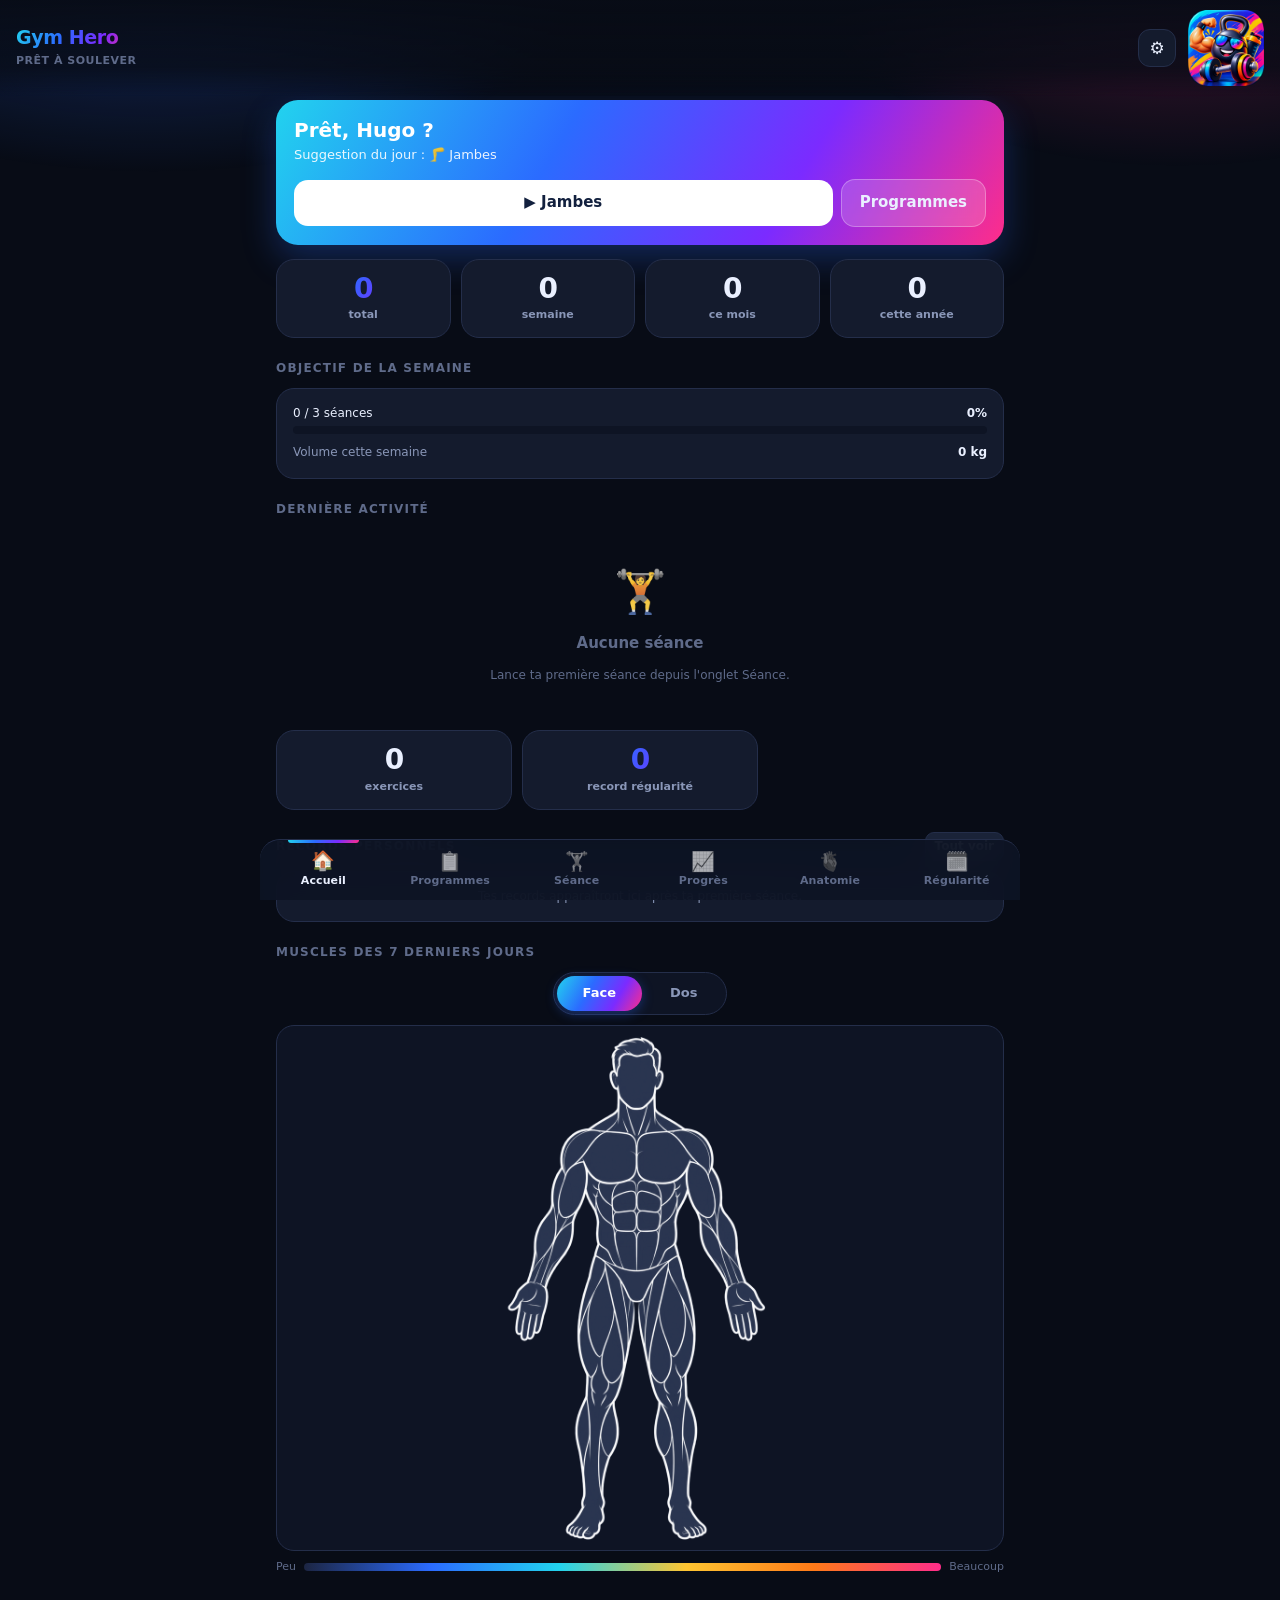
<file: index.html>
<!DOCTYPE html>
<html lang="fr">
<head>
<meta charset="utf-8">
<meta name="viewport" content="width=device-width,initial-scale=1,viewport-fit=cover,maximum-scale=1,user-scalable=no">
<title>Gym Hero</title>
<meta name="description" content="Suivi de musculation hors ligne : séances, charges, progression et muscles travaillés.">
<meta name="theme-color" content="#080C16">
<link rel="manifest" href="manifest.webmanifest">
<link rel="icon" href="icons/icon-192.png">
<link rel="apple-touch-icon" href="icons/apple-touch-icon.png">
<link rel="apple-touch-icon" sizes="152x152" href="icons/icon-152.png">
<link rel="apple-touch-icon" sizes="167x167" href="icons/icon-167.png">
<link rel="apple-touch-icon" sizes="180x180" href="icons/icon-180.png">
<meta name="apple-mobile-web-app-capable" content="yes">
<meta name="mobile-web-app-capable" content="yes">
<meta name="apple-mobile-web-app-status-bar-style" content="black-translucent">
<meta name="apple-mobile-web-app-title" content="Gym Hero">
<link rel="stylesheet" href="css/style.css?v=18">
</head>
<body>

<header class="topbar">
  <div class="brand-txt">
    <h1>Gym Hero</h1>
    <small id="brandSub">Prêt à soulever</small>
  </div>
  <div class="spacer"></div>
  <button class="icon-btn" id="btnSettings" aria-label="Paramètres">⚙️</button>
  <img src="icons/icon-192.png" alt="Gym Hero" class="header-logo">
</header>

<main>
  <section class="view active" id="view-home"></section>
  <section class="view" id="view-programs"></section>
  <section class="view" id="view-session"></section>
  <section class="view" id="view-progress"></section>
  <section class="view" id="view-anatomy"></section>
  <section class="view" id="view-calendar"></section>
  <section class="view" id="view-settings"></section>
</main>

<nav class="nav" id="nav">
  <button data-tab="home"><span class="ic">🏠</span>Accueil</button>
  <button data-tab="programs"><span class="ic">📋</span>Programmes</button>
  <button data-tab="session"><span class="ic">🏋️</span>Séance</button>
  <button data-tab="progress"><span class="ic">📈</span>Progrès</button>
  <button data-tab="anatomy"><span class="ic">🫀</span>Anatomie</button>
  <button data-tab="calendar"><span class="ic">🗓️</span>Régularité</button>
</nav>

<script src="assets/vendor/chart.umd.min.js"></script>
<script src="js/muscles.js?v=18"></script>
<script src="js/exercises.js?v=18"></script>
<script src="js/howto.js?v=18"></script>
<script src="js/anatomy.js?v=18"></script>
<script src="js/store.js?v=18"></script>
<script src="js/ui.js?v=18"></script>
<script src="js/programs.js?v=18"></script>
<script src="js/session.js?v=18"></script>
<script src="js/app.js?v=18"></script>
</body>
</html>
</file>
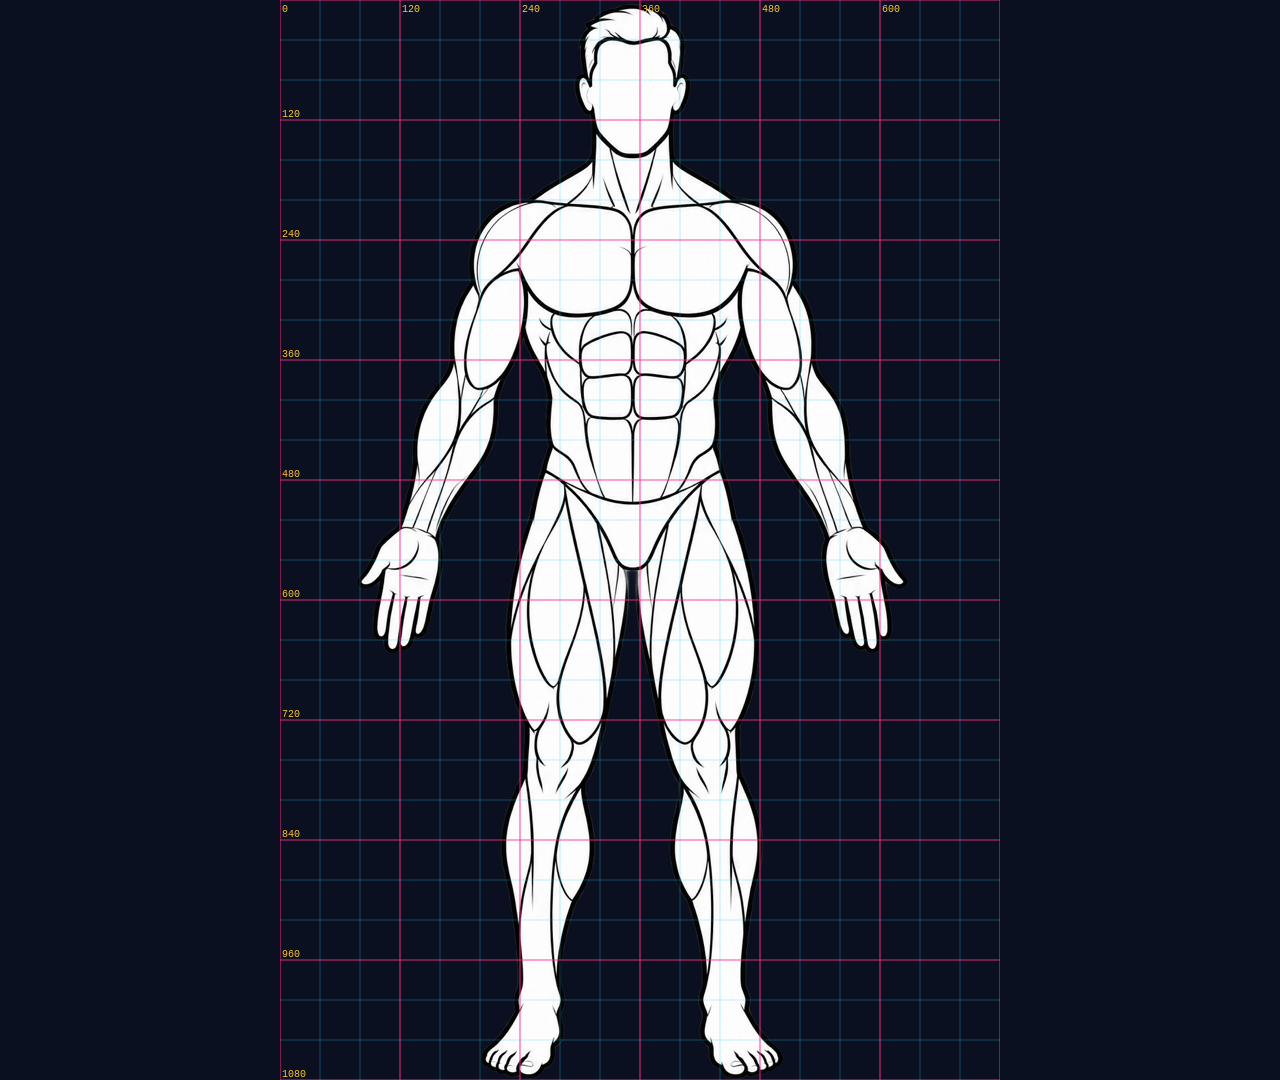
<file: tools/calibrate.html>
<!DOCTYPE html><html lang="fr"><head><meta charset="utf-8">
<title>Calibration des zones musculaires</title>
<style>
 body{margin:0;background:#0b1020;color:#eaf0ff;font:13px system-ui}
 .wrap{position:relative;width:720px;height:1080px;margin:0 auto}
 img{position:absolute;inset:0;width:720px;height:1080px}
 svg{position:absolute;inset:0}
 .g{stroke:#22d3ee;stroke-width:.6;opacity:.5}
 .g.major{stroke:#ff2d8a;stroke-width:1.1;opacity:.85}
 text{fill:#ffc531;font:10px monospace}
 .z{fill:#ff2d8a;fill-opacity:.35;stroke:#fff;stroke-width:1}
</style></head><body>
<div class="wrap">
  <img id="bodyImg" src="../assets/body-front.png" alt="">
  <svg id="grid" viewBox="0 0 720 1080" width="720" height="1080"></svg>
  <svg id="zones" viewBox="0 0 720 1080" width="720" height="1080"></svg>
</div>
<script>
const g = document.getElementById('grid');
let h = '';
for (let x = 0; x <= 720; x += 40) {
  h += `<line class="g ${x%120===0?'major':''}" x1="${x}" y1="0" x2="${x}" y2="1080"/>`;
  if (x % 120 === 0) h += `<text x="${x+2}" y="12">${x}</text>`;
}
for (let y = 0; y <= 1080; y += 40) {
  h += `<line class="g ${y%120===0?'major':''}" x1="0" y1="${y}" x2="720" y2="${y}"/>`;
  if (y % 120 === 0) h += `<text x="2" y="${y-3}">${y}</text>`;
}
g.innerHTML = h;
// permet d'injecter des zones à tester : setZones('<path .../>')
window.setZones = s => document.getElementById('zones').innerHTML = s;
window.setView = v => document.getElementById('bodyImg').src = '../assets/body-' + v + '.png';
</script></body></html>
</file>
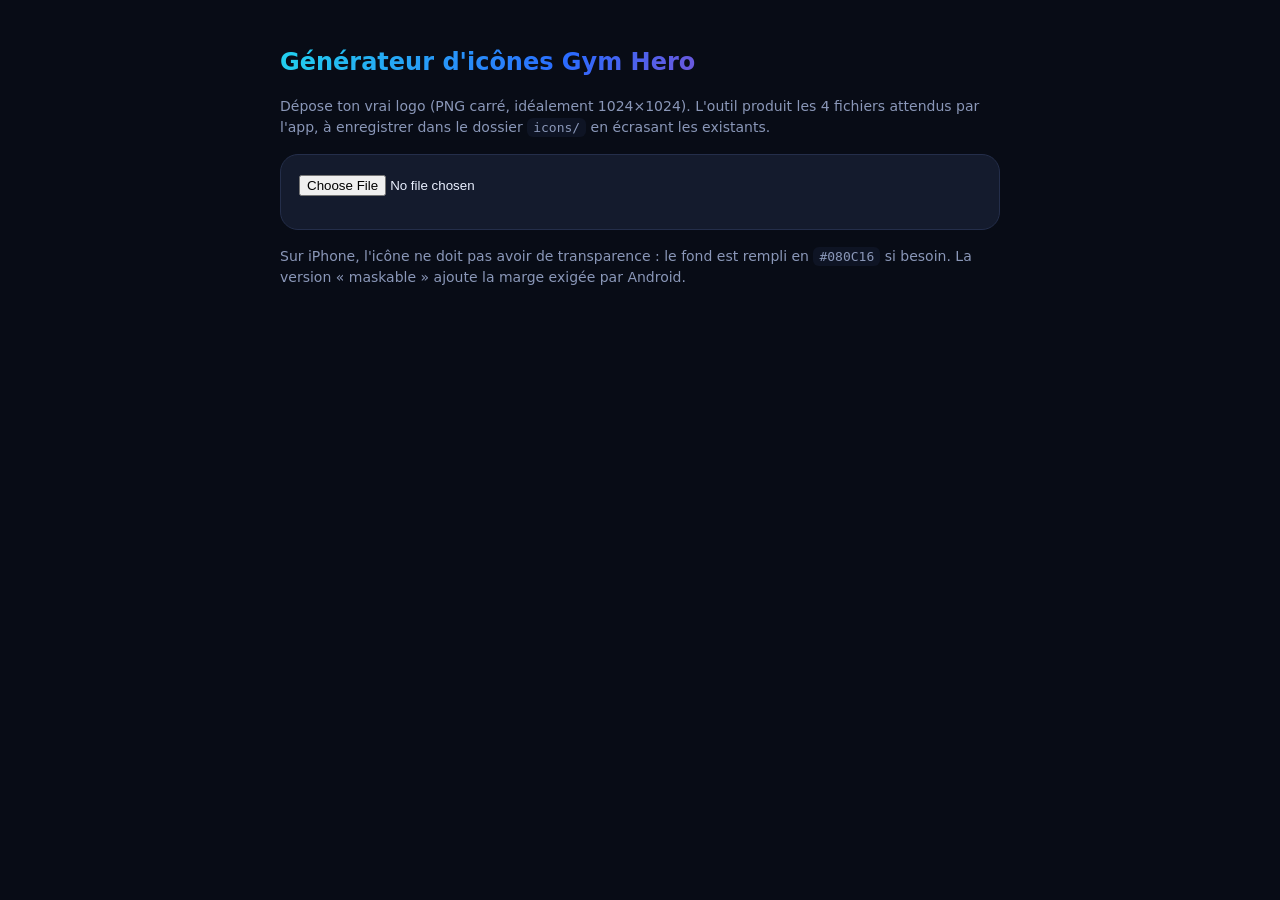
<file: tools/icons.html>
<!DOCTYPE html>
<html lang="fr"><head><meta charset="utf-8">
<meta name="viewport" content="width=device-width,initial-scale=1">
<title>Gym Hero — Générateur d'icônes</title>
<style>
 body{font-family:-apple-system,system-ui,sans-serif;background:#080C16;color:#EAF0FF;margin:0;padding:28px 18px;line-height:1.5}
 .wrap{max-width:720px;margin:0 auto}
 h1{background:linear-gradient(120deg,#22D3EE,#2B6BFF 40%,#FF2D8A);-webkit-background-clip:text;background-clip:text;color:transparent;font-size:24px}
 .card{background:#141B2D;border:1px solid #242E4A;border-radius:18px;padding:18px;margin:16px 0}
 .out{display:flex;flex-wrap:wrap;gap:16px;margin-top:14px}
 .out figure{margin:0;text-align:center}
 .out img{border-radius:14px;background:#0E1424;display:block;margin-bottom:6px}
 a.dl{display:inline-block;font-size:12px;color:#22D3EE;text-decoration:none;font-weight:700}
 input[type=file]{width:100%}
 p.muted{color:#8A97B8;font-size:14px}
 code{background:#0E1424;padding:2px 6px;border-radius:6px;font-size:13px}
</style></head><body><div class="wrap">
<h1>Générateur d'icônes Gym Hero</h1>
<p class="muted">Dépose ton vrai logo (PNG carré, idéalement 1024×1024). L'outil produit les 4 fichiers
attendus par l'app, à enregistrer dans le dossier <code>icons/</code> en écrasant les existants.</p>
<div class="card">
  <input type="file" id="f" accept="image/*">
  <div class="out" id="out"></div>
</div>
<p class="muted">Sur iPhone, l'icône ne doit pas avoir de transparence : le fond est rempli en
<code>#080C16</code> si besoin. La version « maskable » ajoute la marge exigée par Android.</p>
</div>
<script>
const SIZES = [
  { name: 'apple-touch-icon.png', size: 180, pad: 0 },
  { name: 'icon-192.png',         size: 192, pad: 0 },
  { name: 'icon-512.png',         size: 512, pad: 0 },
  { name: 'icon-maskable-512.png',size: 512, pad: 0.12 }
];
document.getElementById('f').onchange = e => {
  const file = e.target.files[0]; if (!file) return;
  const img = new Image();
  img.onload = () => {
    const out = document.getElementById('out');
    out.innerHTML = '';
    SIZES.forEach(spec => {
      const c = document.createElement('canvas');
      c.width = c.height = spec.size;
      const ctx = c.getContext('2d');
      ctx.fillStyle = '#080C16';
      ctx.fillRect(0, 0, spec.size, spec.size);
      const inset = Math.round(spec.size * spec.pad);
      const box = spec.size - inset * 2;
      ctx.drawImage(img, inset, inset, box, box);
      const url = c.toDataURL('image/png');
      const fig = document.createElement('figure');
      fig.innerHTML = `<img src="${url}" width="96" height="96" alt="">
        <a class="dl" download="${spec.name}" href="${url}">⬇︎ ${spec.name}</a>`;
      out.appendChild(fig);
    });
  };
  img.src = URL.createObjectURL(file);
};
</script></body></html>
</file>
<file: css/style.css>
/* Gym Hero — thème dérivé du logo (bleu / cyan / magenta / jaune) */

:root{
  --bg:#080C16; --bg2:#0E1424; --card:#141B2D; --card2:#1A2338;
  --line:#242E4A; --txt:#EAF0FF; --muted:#8A97B8; --muted2:#5F6B8A;
  --blue:#2B6BFF; --cyan:#22D3EE; --pink:#FF2D8A; --yellow:#FFC531;
  --orange:#FF7A18; --violet:#7B2BFF; --green:#22C55E; --red:#FF4D6A;
  --grad:linear-gradient(120deg,var(--cyan),var(--blue) 38%,var(--violet) 70%,var(--pink));
  --grad-warm:linear-gradient(120deg,var(--yellow),var(--orange));
  --r:18px; --r-sm:12px;
  --safe-b:env(safe-area-inset-bottom,0px);
  --safe-t:env(safe-area-inset-top,0px);
  --nav-h:60px;
  --font:-apple-system,BlinkMacSystemFont,"SF Pro Display","Segoe UI",Roboto,system-ui,sans-serif;
}

*{box-sizing:border-box;-webkit-tap-highlight-color:transparent}
html,body{margin:0;padding:0}
body{
  font-family:var(--font); background:var(--bg); color:var(--txt);
  font-size:15px; line-height:1.45; overscroll-behavior-y:none;
  padding-bottom:calc(var(--nav-h) + var(--safe-b));
  -webkit-font-smoothing:antialiased;
}
body::before{ /* halo discret aux couleurs du logo */
  content:''; position:fixed; inset:0 0 auto 0; height:320px; z-index:-1; pointer-events:none;
  background:
    radial-gradient(700px 320px at 12% -8%, rgba(43,107,255,.30), transparent 62%),
    radial-gradient(600px 300px at 92% -4%, rgba(255,45,138,.22), transparent 60%);
}
button,input,select,textarea{font:inherit;color:inherit}
button{background:none;border:0;cursor:pointer}
input,select,textarea{
  background:var(--bg2); border:1px solid var(--line); color:var(--txt);
  border-radius:var(--r-sm); padding:10px 12px; width:100%; outline:none;
}
input:focus,select:focus,textarea:focus{border-color:var(--blue);box-shadow:0 0 0 3px rgba(43,107,255,.18)}
input[type=number]{-moz-appearance:textfield}
a{color:var(--cyan)}
h1,h2,h3{margin:0;line-height:1.2}

/* ---------- Header ---------- */
.topbar{
  position:sticky; top:0; z-index:40; padding:calc(var(--safe-t) + 10px) 16px 10px;
  display:flex; align-items:center; gap:12px;
  background:linear-gradient(180deg,rgba(8,12,22,.96),rgba(8,12,22,.72) 70%,transparent);
  backdrop-filter:blur(14px); -webkit-backdrop-filter:blur(14px);
}
.brand-txt{min-width:0}
.header-logo{width:76px;height:76px;border-radius:18px;flex-shrink:0;display:block}
.brand-txt h1{
  font-size:19px;font-weight:800;letter-spacing:-.4px;
  background:var(--grad); -webkit-background-clip:text; background-clip:text; color:transparent;
}
.brand-txt small{color:var(--muted2);font-size:11px;font-weight:600;letter-spacing:.5px;text-transform:uppercase}
.topbar .spacer{flex:1}
.icon-btn{
  width:38px;height:38px;border-radius:12px;display:grid;place-items:center;
  background:var(--card);border:1px solid var(--line);font-size:17px;flex:none;
}
.icon-btn:active{transform:scale(.94)}

/* ---------- Layout ---------- */
main{padding:4px 16px 28px;max-width:760px;margin:0 auto}
.view{display:none;animation:fade .22s ease}
.view.active{display:block}
@keyframes fade{from{opacity:0;transform:translateY(6px)}to{opacity:1;transform:none}}
.section-title{
  display:flex;align-items:center;justify-content:space-between;gap:10px;
  margin:22px 0 10px;font-size:12px;font-weight:700;letter-spacing:1.2px;
  text-transform:uppercase;color:var(--muted2)
}
.card{
  background:var(--card); border:1px solid var(--line); border-radius:var(--r);
  padding:16px; margin-bottom:12px;
}
.card.flush{padding:0;overflow:hidden}
.muted{color:var(--muted)}
.tiny{font-size:12px}
.row{display:flex;align-items:center;gap:10px}
.row.between{justify-content:space-between}
.wrap{flex-wrap:wrap}
.grid{display:grid;gap:10px}
.grid.g2{grid-template-columns:repeat(2,1fr)}
.grid.g3{grid-template-columns:repeat(3,1fr)}
.grid.g4{grid-template-columns:repeat(4,1fr)}
.center{text-align:center}
.hidden{display:none !important}

/* ---------- Boutons ---------- */
.btn{
  display:inline-flex;align-items:center;justify-content:center;gap:8px;
  padding:12px 18px;border-radius:14px;font-weight:700;font-size:15px;
  background:var(--card2);border:1px solid var(--line);color:var(--txt);
  transition:transform .12s ease,filter .12s ease;
}
.btn:active{transform:scale(.97)}
.btn.primary{background:var(--grad);border:0;color:#fff;box-shadow:0 8px 22px rgba(43,107,255,.35)}
.btn.warm{background:var(--grad-warm);border:0;color:#1B1200;box-shadow:0 8px 22px rgba(255,122,24,.3)}
.btn.ghost{background:transparent}
.btn.danger{color:var(--red);border-color:rgba(255,77,106,.35)}
.btn.block{width:100%}
.btn.sm{padding:8px 12px;font-size:13px;border-radius:11px}
.btn.xs{padding:5px 9px;font-size:12px;border-radius:9px}

/* ---------- Stats ---------- */
.stat{
  background:var(--card);border:1px solid var(--line);border-radius:var(--r);
  padding:14px;text-align:center;position:relative;overflow:hidden
}
.stat b{display:block;font-size:clamp(17px,5.4vw,26px);font-weight:800;letter-spacing:-.8px;line-height:1.1;white-space:nowrap}
.stat span{display:block;font-size:11px;color:var(--muted);margin-top:3px;font-weight:600}
.stat.accent b{background:var(--grad);-webkit-background-clip:text;background-clip:text;color:transparent}
.stat.warm b{background:var(--grad-warm);-webkit-background-clip:text;background-clip:text;color:transparent}

/* ---------- Hero / séance en cours ---------- */
.hero{
  border-radius:22px;padding:18px;margin-bottom:14px;position:relative;overflow:hidden;
  background:var(--grad);color:#fff;box-shadow:0 14px 34px rgba(43,107,255,.28)
}
.hero h2{font-size:20px;font-weight:800}
.hero p{margin:4px 0 14px;opacity:.9;font-size:13px}
.hero .btn{background:rgba(255,255,255,.16);border:1px solid rgba(255,255,255,.28);backdrop-filter:blur(6px)}
.hero .btn.solid{background:#fff;color:#12203E;border:0}

/* ---------- Listes ---------- */
.list-item{
  display:flex;align-items:center;gap:12px;padding:14px 16px;
  border-bottom:1px solid var(--line);
}
.list-item:last-child{border-bottom:0}
.list-item .emoji{
  width:42px;height:42px;border-radius:13px;display:grid;place-items:center;
  font-size:20px;background:var(--card2);flex:none
}
.list-item .grow{flex:1;min-width:0}
.list-item .grow b{display:block;font-size:15px}
.list-item .grow span{font-size:12px;color:var(--muted)}
.chev{color:var(--muted2);font-size:18px}

.chip{
  display:inline-flex;align-items:center;gap:5px;padding:4px 9px;border-radius:999px;
  background:var(--card2);border:1px solid var(--line);font-size:11px;font-weight:600;color:var(--muted)
}
.chip.on{background:rgba(43,107,255,.18);border-color:rgba(43,107,255,.5);color:#BBD1FF}
.chip.pink{background:rgba(255,45,138,.15);border-color:rgba(255,45,138,.4);color:#FFB0D0}
.chip.yellow{background:rgba(255,197,49,.14);border-color:rgba(255,197,49,.4);color:#FFDF9B}
.chip.cyan{background:rgba(34,211,238,.14);border-color:rgba(34,211,238,.4);color:#A7EDF8}

/* ---------- Séance ---------- */
.ex-card{background:var(--card);border:1px solid var(--line);border-radius:var(--r);margin-bottom:12px;overflow:hidden}
/* Superset : exercices enchaînés sans repos, réunis visuellement */
.ex-card.ss{border-left:3px solid var(--violet)}
.ex-card.ss-open{margin-bottom:4px;border-bottom-left-radius:0;border-bottom-right-radius:0}
.ex-card.ss-cont{border-top-left-radius:0;border-top-right-radius:0}
.ss-badge{
  background:rgba(123,43,255,.16);color:#C9AEFF;font-size:10px;font-weight:800;
  letter-spacing:.8px;text-transform:uppercase;padding:6px 14px;
  border-bottom:1px solid rgba(123,43,255,.25)
}
.btn.linked{background:rgba(123,43,255,.25);border-color:rgba(123,43,255,.55);color:#C9AEFF}
.ex-head{display:flex;align-items:center;gap:11px;padding:14px 15px}
.ex-head .grow{flex:1;min-width:0}
.ex-head b{font-size:15px;display:block}
.ex-head .muscles{font-size:11px;color:var(--muted);margin-top:2px}
.ex-head .muscles.is-editable{cursor:pointer;text-decoration:underline;text-decoration-style:dotted;text-underline-offset:3px;text-decoration-color:var(--muted2)}
.ex-head .muscles.is-editable:active{color:var(--cyan)}
.ex-body{padding:0 15px 13px}
.set-row{
  display:grid;grid-template-columns:30px 1fr 1fr 44px;gap:8px;align-items:center;margin-bottom:8px
}
.set-row .n{
  width:30px;height:30px;border-radius:9px;background:var(--card2);display:grid;place-items:center;
  font-size:12px;font-weight:700;color:var(--muted)
}
/* Série dégressive : rattachée visuellement à la série qu'elle prolonge */
.set-row.is-drop{margin-left:14px;position:relative}
.set-row.is-drop::before{
  content:'';position:absolute;left:-10px;top:-10px;bottom:15px;width:9px;
  border-left:2px solid var(--orange);border-bottom:2px solid var(--orange);
  border-bottom-left-radius:7px;opacity:.65
}
.set-row.is-drop .n{background:rgba(255,122,24,.18);color:var(--orange);font-size:14px}
.set-row.done .n{background:rgba(34,197,94,.18);color:#7DEBA4}
.set-row input{padding:9px 10px;text-align:center;font-weight:700;font-variant-numeric:tabular-nums}
.set-row.done input{border-color:rgba(34,197,94,.35);background:rgba(34,197,94,.07)}
.check{
  width:44px;height:38px;border-radius:11px;border:1px solid var(--line);background:var(--bg2);
  display:grid;place-items:center;font-size:16px;color:var(--muted2)
}
.check.on{background:var(--green);border-color:var(--green);color:#04240F}
.set-head{
  display:grid;grid-template-columns:30px 1fr 1fr 44px;gap:8px;
  font-size:10px;color:var(--muted2);text-transform:uppercase;letter-spacing:.8px;
  font-weight:700;margin-bottom:6px;text-align:center
}
.set-head span:first-child{text-align:left}

/* ---------- Chrono repos ---------- */
.rest-bar{
  position:fixed;left:12px;right:12px;bottom:calc(var(--nav-h) + var(--safe-b) + 10px);z-index:60;
  background:var(--grad-warm);color:#1B1200;border-radius:16px;padding:12px 16px;
  display:flex;align-items:center;gap:12px;font-weight:800;
  box-shadow:0 12px 30px rgba(255,122,24,.4);animation:slideUp .25s ease
}
@keyframes slideUp{from{transform:translateY(20px);opacity:0}to{transform:none;opacity:1}}
.rest-bar .time{font-size:22px;font-variant-numeric:tabular-nums;letter-spacing:-.5px}
.rest-bar .grow{flex:1}
.rest-bar button{background:rgba(0,0,0,.18);color:#1B1200;padding:7px 12px;border-radius:10px;font-weight:800;font-size:13px}

/* ---------- Anatomie ---------- */
.bodies{display:block}
.body-view{display:flex;flex-direction:column;align-items:center}
.body-tabs{
  display:inline-flex;background:var(--bg2);border:1px solid var(--line);
  border-radius:999px;padding:3px;gap:2px;margin-bottom:10px
}
.body-tabs button{
  padding:8px 26px;border-radius:999px;font-size:13px;font-weight:700;
  color:var(--muted);transition:.18s
}
.body-tabs button.on{background:var(--grad);color:#fff;box-shadow:0 3px 12px rgba(43,107,255,.35)}
.body-stage{
  width:100%;display:flex;justify-content:center;
  background:var(--bg2);border:1px solid var(--line);border-radius:var(--r);padding:10px 6px
}
.body-fig{
  position:relative;isolation:isolate;
  height:56vh;max-height:540px;aspect-ratio:2/3
}
.body-paint{
  position:absolute;inset:0;
  -webkit-mask-size:100% 100%;mask-size:100% 100%;
  -webkit-mask-repeat:no-repeat;mask-repeat:no-repeat;
  -webkit-mask-position:center;mask-position:center
}
.body-paint svg{width:100%;height:100%;display:block}
.body-lines{
  position:relative;display:block;width:100%;height:100%;object-fit:contain;
  filter:invert(1);mix-blend-mode:screen;pointer-events:none
}
.muscle{transition:fill .35s ease}
.muscle path,.muscle ellipse,.muscle rect{fill:inherit}
.is-interactive .muscle{cursor:pointer}
/* Le cœur reste discret hors cardio, et visible pendant l'édition */
.muscle[data-m="cardio"]{fill-opacity:0}
.is-picker .muscle[data-m="cardio"]{fill-opacity:.4}
.heat-legend{display:flex;align-items:center;gap:8px;font-size:11px;color:var(--muted2);margin-top:8px}
.heat-legend .bar{
  flex:1;height:8px;border-radius:99px;
  background:linear-gradient(90deg,#1c2542,#2B6BFF,#22D3EE,#FFC531,#FF7A18,#FF2D8A)
}

/* ---------- Calendrier / régularité ---------- */
.cal{display:grid;grid-template-columns:repeat(7,1fr);gap:5px}
.cal .dow{font-size:10px;color:var(--muted2);text-align:center;font-weight:700;text-transform:uppercase}
.cal .day{
  aspect-ratio:1;border-radius:9px;background:var(--bg2);border:1px solid transparent;
  display:grid;place-items:center;font-size:11px;color:var(--muted2);font-weight:600
}
.cal .day.on{background:var(--grad);color:#fff;border-color:transparent;font-weight:800;box-shadow:0 3px 10px rgba(43,107,255,.35)}
.cal .day.today{border-color:var(--yellow);color:var(--yellow)}
.cal .day.on.today{border-color:#fff;color:#fff}
.cal .day.void{background:transparent}
.streak-grid{display:flex;gap:3px;flex-wrap:wrap}
.streak-grid i{width:11px;height:11px;border-radius:3px;background:var(--bg2);display:block}
.streak-grid i.l1{background:rgba(43,107,255,.45)}
.streak-grid i.l2{background:var(--blue)}
.streak-grid i.l3{background:var(--cyan)}
.streak-grid i.l4{background:var(--pink)}

/* ---------- Graphiques ---------- */
.chart-box{position:relative;height:230px}
.chart-box.sm{height:180px}

/* ---------- Barres de volume ---------- */
.vbar{margin-bottom:9px}
.vbar .lbl{display:flex;justify-content:space-between;font-size:12px;margin-bottom:4px}
.vbar .track{height:8px;border-radius:99px;background:var(--bg2);overflow:hidden}
.vbar .fill{height:100%;border-radius:99px;background:var(--grad);transition:width .5s ease}

/* ---------- Nav ---------- */
.nav{
  position:fixed;left:0;right:0;bottom:0;z-index:50;
  display:grid;grid-template-columns:repeat(6,1fr);
  padding-bottom:var(--safe-b);
  background:rgba(14,20,36,.92);backdrop-filter:blur(18px);-webkit-backdrop-filter:blur(18px);
  border-top:1px solid var(--line)
}
.nav button{
  height:var(--nav-h);display:flex;flex-direction:column;align-items:center;justify-content:center;gap:2px;
  color:var(--muted2);font-size:9.5px;font-weight:700;letter-spacing:.1px;position:relative
}
.nav button .ic{font-size:19px;line-height:1;filter:grayscale(1) opacity(.65);transition:.2s}
.nav button.active{color:var(--txt)}
.nav button.active .ic{filter:none;transform:translateY(-1px)}
.nav button.active::before{
  content:'';position:absolute;top:0;left:22%;right:22%;height:3px;border-radius:0 0 4px 4px;background:var(--grad)
}
.nav .badge{
  position:absolute;top:7px;right:calc(50% - 20px);width:8px;height:8px;border-radius:50%;
  background:var(--pink);box-shadow:0 0 0 2px var(--bg2)
}

/* ---------- Modale ---------- */
.sheet-bg{
  position:fixed;inset:0;background:rgba(4,7,14,.72);z-index:100;
  display:flex;align-items:flex-end;justify-content:center;
  backdrop-filter:blur(4px);animation:fade .2s ease
}
.sheet{
  position:relative;
  touch-action:pan-y;
  width:100%;max-width:560px;max-height:88vh;overflow-y:auto;-webkit-overflow-scrolling:touch;
  background:var(--bg2);border:1px solid var(--line);border-bottom:0;
  border-radius:24px 24px 0 0;padding:8px 16px calc(20px + var(--safe-b));
  animation:sheetUp .28s cubic-bezier(.22,1,.36,1)
}
@keyframes sheetUp{from{transform:translateY(60px)}to{transform:none}}
.sheet .handle{
  width:44px;height:5px;border-radius:99px;background:var(--muted2);
  margin:8px auto 14px;opacity:.7;position:relative
}
.sheet .handle::after{content:'';position:absolute;inset:-16px -80px}
.sheet h3{font-size:18px;font-weight:800;margin-bottom:12px;padding-right:44px}
.sheet-close{
  position:absolute;top:10px;right:12px;width:34px;height:34px;border-radius:50%;
  background:var(--card2);border:1px solid var(--line);color:var(--muted);
  display:grid;place-items:center;font-size:16px;z-index:4
}
.sheet-close:active{background:var(--line);color:var(--txt)}
.sheet-sticky{
  position:sticky;top:0;z-index:3;background:var(--bg2);
  padding:2px 0 6px;margin-top:-2px;
  box-shadow:0 8px 12px -8px rgba(0,0,0,.6)
}
.field{margin-bottom:12px}
.field label{display:block;font-size:11px;font-weight:700;color:var(--muted);text-transform:uppercase;letter-spacing:.7px;margin-bottom:5px}

/* ---------- Toast ---------- */
.toast{
  position:fixed;left:50%;transform:translateX(-50%);bottom:calc(var(--nav-h) + var(--safe-b) + 18px);
  z-index:200;background:var(--card2);border:1px solid var(--line);color:var(--txt);
  padding:11px 18px;border-radius:14px;font-size:14px;font-weight:600;
  box-shadow:0 12px 30px rgba(0,0,0,.5);animation:slideUp .22s ease;max-width:88vw;text-align:center
}
.toast.ok{border-color:rgba(34,197,94,.5)}
.toast.warn{border-color:rgba(255,197,49,.5)}
.toast.pr{background:var(--grad-warm);color:#1B1200;border:0;font-weight:800}

.demo{display:grid;grid-template-columns:1fr 1fr;gap:8px;margin-bottom:12px}
.demo figure{margin:0;background:#fff;border:1px solid var(--line);border-radius:var(--r-sm);overflow:hidden}
.demo img{width:100%;height:auto;display:block;aspect-ratio:3/2;object-fit:cover}
.demo figcaption{
  font-size:10px;font-weight:700;text-transform:uppercase;letter-spacing:.8px;
  color:var(--muted2);background:var(--card);text-align:center;padding:4px 0
}
.howto-title{font-size:12px;font-weight:700;letter-spacing:1px;text-transform:uppercase;color:var(--muted2)}
.howto ol{margin:8px 0 0;padding-left:18px}
.howto li{margin-bottom:7px;font-size:14px;line-height:1.45}
.howto-tip{
  margin:10px 0 0;padding:9px 11px;border-radius:var(--r-sm);font-size:13px;
  background:rgba(255,197,49,.10);border:1px solid rgba(255,197,49,.28);color:#FFDF9B
}

.empty{text-align:center;padding:34px 18px;color:var(--muted2)}
.empty .big{font-size:42px;margin-bottom:10px;filter:grayscale(.2)}

/* ---------- Divers ---------- */
.switch{
  width:50px;height:30px;border-radius:99px;background:var(--line);position:relative;flex:none;transition:.2s
}
.switch::after{content:'';position:absolute;top:3px;left:3px;width:24px;height:24px;border-radius:50%;background:#fff;transition:.2s}
.switch.on{background:var(--blue)}
.switch.on::after{transform:translateX(20px)}
.divider{height:1px;background:var(--line);margin:14px 0}
.pr-flag{color:var(--yellow);font-size:11px;font-weight:800}

@media(min-width:640px){
  .stat b{font-size:28px}
  .nav{grid-template-columns:repeat(6,1fr);max-width:760px;margin:0 auto;border-radius:20px 20px 0 0}
  .nav button{font-size:11px}
}
</file>
